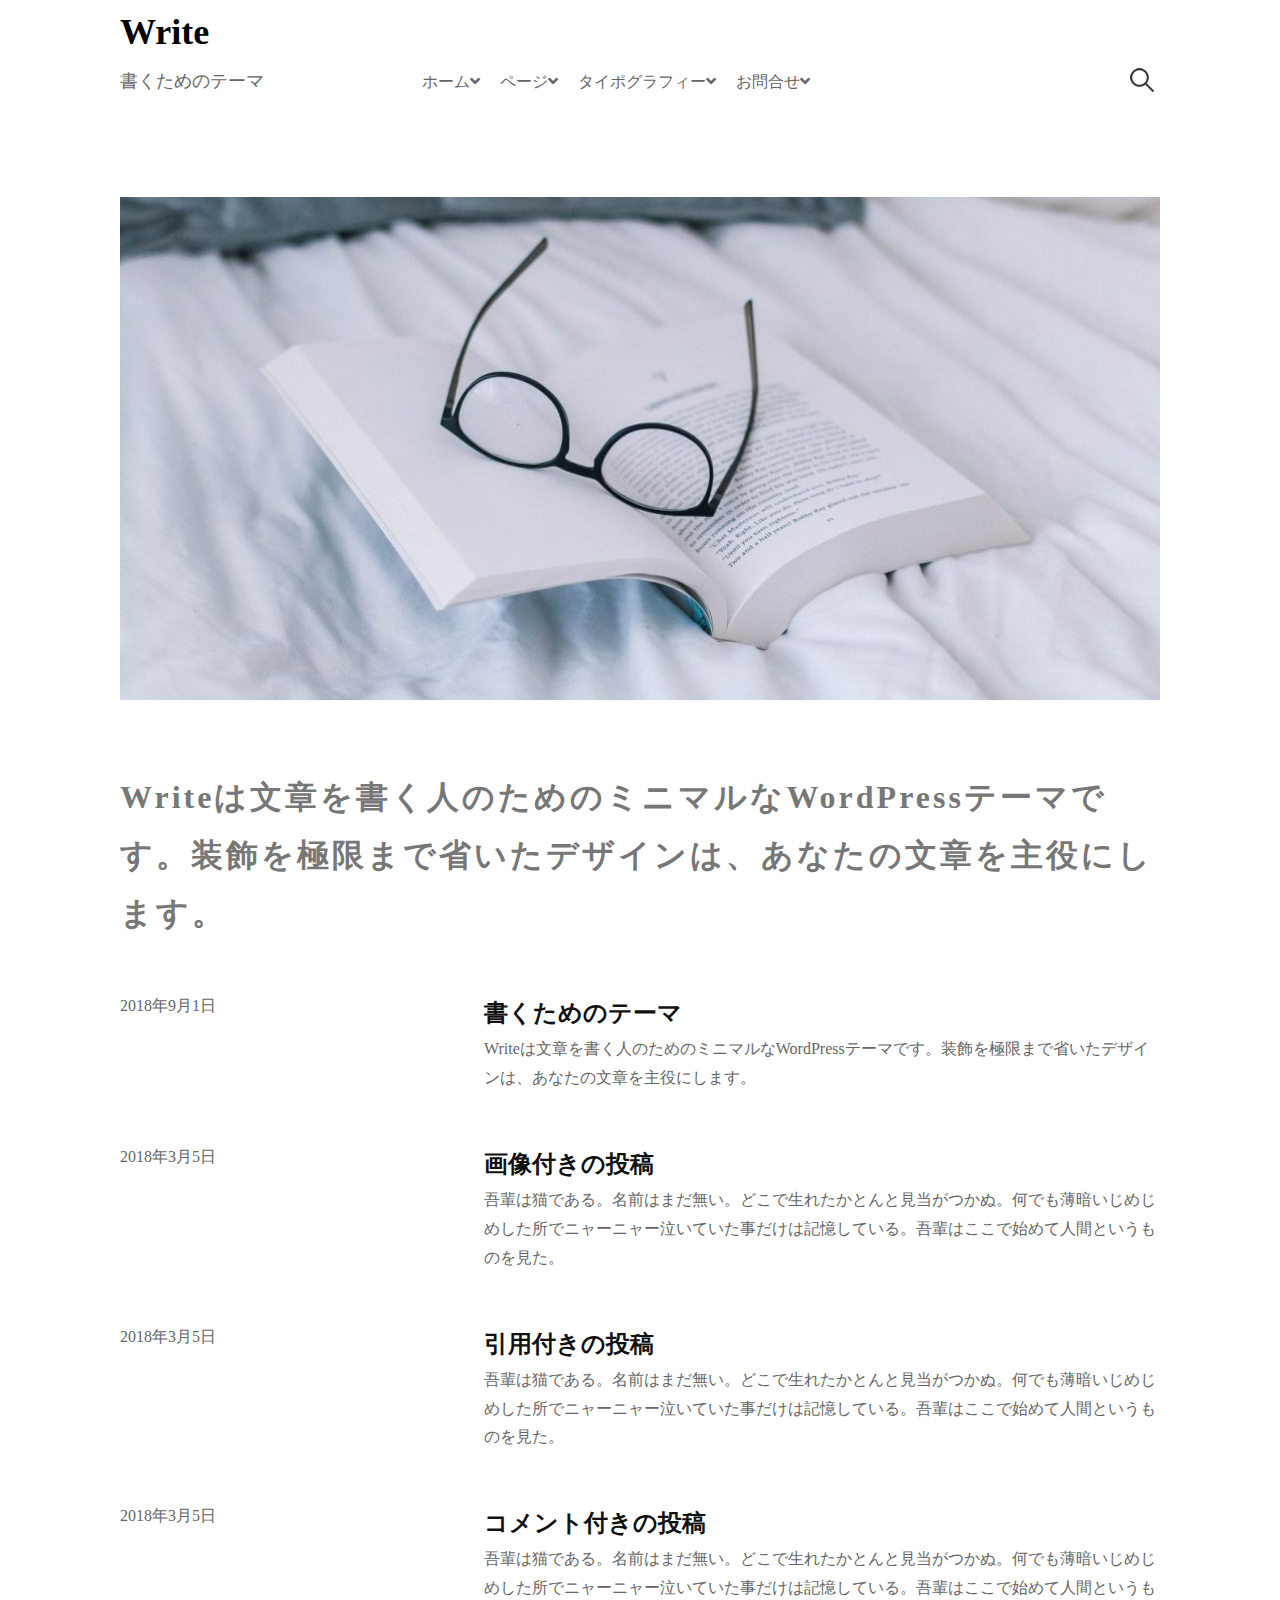
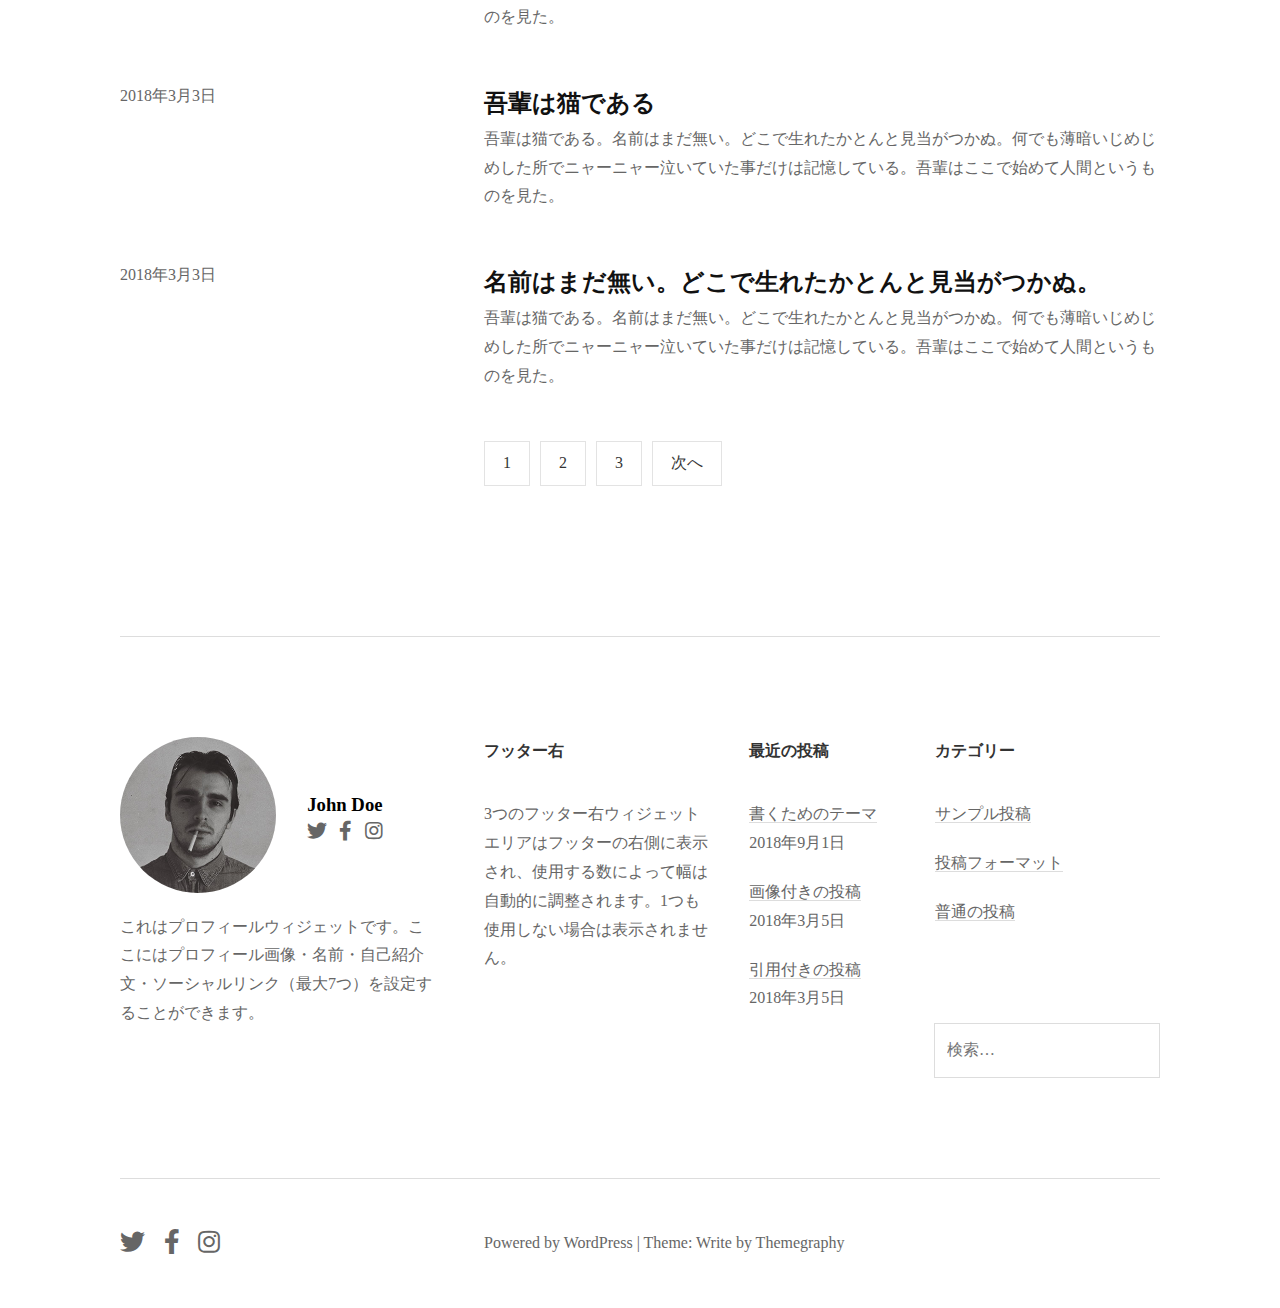
<file: index.html>
<!DOCTYPE html>

<head>
    <meta charset="utf-8">
    <meta name="viewport" content="width=device-width, initial-scale=1" />
    <title>Write</title>
    <link rel="stylesheet" href="Write_stylesheet.css">
    <link rel="stylesheet" href="Write_responsive.css">
    <link href="https://use.fontawesome.com/releases/v5.15.1/css/all.css" rel="stylesheet">
</head>

<body>
    <input type="checkbox" id="checkbox" class="checkbox">
    <label for="checkbox" class="burger-icon">
        <apan class="fas fa-bars"></apan>
    </label>
    <div class="burger-menu ">
        <label for="checkbox" class="close"><span class="fas fa-times"></span></label>
        <ul class="nav-list_burger">
            <li class="nav-item_burger"><a href="#">ホーム</a>
                <ul class="page-list_burger">
                    <li class="page-item_burger"><a href="#">→カスタマイズ</a></li>
                </ul>
            </li>
            <li class="nav-item_burger"><a href="#">ページ</a>
                <ul class="page-list_burger">
                    <li class="page-item_burger"><a href="#">アイキャッチ画像無しのページ</a></li>
                    <li class="page-item_burger"><a href="#">ページ (全幅テンプレート)</a></li>
                </ul>
            </li>
            <li class="nav-item_burger"><a href="#">タイポグラフィー</a></li>
            <li class="nav-item_burger"><a href="#">お問合せ</a></li>
        </ul>
    </div>
    <header class="wrapper">
        <div class="header-logo">
            <a href="#" class="page-title_header">Write</a>
            <p class="subtitle_header">書くためのテーマ</p>
        </div>
        <nav class="header-nav right">
            <ul class="nav-list">
                <li class="nav-item"><a href="#">
                        ホーム<span class="fas fa-angle-down"></span></a>
                    <ul class="page-list">
                        <li class="page-item"><a href="#">→カスタマイズ</a></li>
                    </ul>
                </li>
                <li class="nav-item"><a href="#">
                        ページ<span class="fas fa-angle-down"></span></a>
                    <ul class="page-list">
                        <li class="page-item"><a href="#">アイキャッチ画像無しのページ</a></li>
                        <li class="page-item"><a href="#">ページ (全幅テンプレート)</a></li>
                    </ul>
                </li>
                <li class="nav-item"><a href="#">
                        タイポグラフィー<span class="fas fa-angle-down"></span></a></li>
                <li class="nav-item item-last"><a href="#">
                        お問合せ<span class="fas fa-angle-down"></span></a></li>
                <li class="item-search"><input type="search" class="search" placeholder="検索…"></li>
            </ul>
        </nav>
    </header>
    <section class="top wrapper">
        <img class="top-img" src="cropped-nicole-honeywill-730102-unsplash.jpg">
        <h1 class="top-catch">Writeは文章を書く人のためのミニマルなWordPressテーマです。装飾を極限まで省いたデザインは、あなたの文章を主役にします。</h1>
    </section>
    <section class="content wrapper">
        <div class="chapter">
            <time datetime="2018-09-01T20:00:00">2018年9月1日</time>
            <div class="chapter-right">
                <h2 cass="chapter-title">書くためのテーマ</h2>
                <p class="chapter-text">Writeは文章を書く人のためのミニマルなWordPressテーマです。装飾を極限まで省いたデザインは、あなたの文章を主役にします。</p>
            </div>
        </div>
        <div class="chapter">
            <time datetime="2018-03-05T20:00:00">2018年3月5日</time>
            <div class="chapter-right">
                <h2 cass="chapter-title">画像付きの投稿</h2>
                <p class="chapter-text">
                    吾輩は猫である。名前はまだ無い。どこで生れたかとんと見当がつかぬ。何でも薄暗いじめじめした所でニャーニャー泣いていた事だけは記憶している。吾輩はここで始めて人間というものを見た。</p>
            </div>
        </div>
        <div class="chapter">
            <time datetime="2018-03-05T21:00:00">2018年3月5日</time>
            <div class="chapter-right">
                <h2 cass="chapter-title">引用付きの投稿</h2>
                <p class="chapter-text">
                    吾輩は猫である。名前はまだ無い。どこで生れたかとんと見当がつかぬ。何でも薄暗いじめじめした所でニャーニャー泣いていた事だけは記憶している。吾輩はここで始めて人間というものを見た。</p>
            </div>
        </div>
        <div class="chapter">
            <time datetime="2018-03-05T21:00:00">2018年3月5日</time>
            <div class="chapter-right">
                <h2 cass="chapter-title">コメント付きの投稿</h2>
                <p class="chapter-text">
                    吾輩は猫である。名前はまだ無い。どこで生れたかとんと見当がつかぬ。何でも薄暗いじめじめした所でニャーニャー泣いていた事だけは記憶している。吾輩はここで始めて人間というものを見た。</p>
            </div>
        </div>
        <div class="chapter">
            <time datetime="2018-03-03T21:00:00">2018年3月3日</time>
            <div class="chapter-right">
                <h2 cass="chapter-title">吾輩は猫である</h2>
                <p class="chapter-text">
                    吾輩は猫である。名前はまだ無い。どこで生れたかとんと見当がつかぬ。何でも薄暗いじめじめした所でニャーニャー泣いていた事だけは記憶している。吾輩はここで始めて人間というものを見た。</p>
            </div>
        </div>
        <div class="chapter">
            <time datetime="2018-03-03T21:00:00">2018年3月3日</time>
            <div class="chapter-right">
                <h2 cass="chapter-title">名前はまだ無い。どこで生れたかとんと見当がつかぬ。</h2>
                <p class="chapter-text">
                    吾輩は猫である。名前はまだ無い。どこで生れたかとんと見当がつかぬ。何でも薄暗いじめじめした所でニャーニャー泣いていた事だけは記憶している。吾輩はここで始めて人間というものを見た。</p>
            </div>
        </div>
        <div class="pagenumber">
            <div class="dummy">
            </div>
            <ul class="number-list">
                <li class="number-item"><a href="#">1</a></li>
                <li class="number-item"><a href="#">2</a></li>
                <li class="number-item"><a href="#">3</a></li>
                <li class="number-item"><a href="#">次へ</a></li>
            </ul>
        </div>
        <footer>
            <div class="footer-above">
                <div class="profile">
                    <div class="profile-above">
                        <img class="profile-img" src="profile-m.png">
                        <div class="name">
                            <h3>John Doe</h3>
                            <ul class="sns-list">
                                <li class="fab fa-twitter"></li>
                                <li class="fab fa-facebook-f"></li>
                                <li class="fab fa-instagram"></li>
                            </ul>
                        </div>
                    </div>
                    <p class="profile-text">これはプロフィールウィジェットです。ここにはプロフィール画像・名前・自己紹介文・ソーシャルリンク（最大7つ）を設定することができます。</p>
                </div>
                <div class="footer-right">
                    <div class="footer-content">
                        <h4>フッター右</h4>
                        <p>3つのフッター右ウィジェットエリアはフッターの右側に表示され、使用する数によって幅は自動的に調整されます。1つも使用しない場合は表示されません。</p>
                    </div>
                    <div class="footer-content center-content_footer">
                        <h4>最近の投稿</h4>
                        <ul>
                            <li>
                                <a href="#">書くためのテーマ</a>
                                <time datetime="2018-09-01T20:00:00">2018年9月1日</time>
                            </li>
                            <li>
                                <a href="#">画像付きの投稿</a>
                                <time datetime="2018-03-05T20:00:00">2018年3月5日</time>
                            </li>
                            <li>
                                <a href="#">引用付きの投稿</a>
                                <time datetime="2018-03-05T20:00:00">2018年3月5日</time>
                            </li>
                        </ul>
                    </div>
                    <div class="footer-content">
                        <h4>カテゴリー</h4>
                        <ul>
                            <li><a href="#">サンプル投稿</a></li>
                            <li><a href="#">投稿フォーマット</a></li>
                            <li><a href="#">普通の投稿</a></li>
                        </ul>
                    </div>
                </div>
                <input type="search" placeholder="検索…">
            </div>
            <div class="footer-bottom">
                <ul class="sns-list">
                    <li class="fab fa-twitter"></li>
                    <li class="fab fa-facebook-f"></li>
                    <li class="fab fa-instagram"></li>
                </ul>
                <p>Powered by WordPress | Theme: Write by Themegraphy</p>
            </div>
        </footer>
    </section>
</body>

</html>
</file>
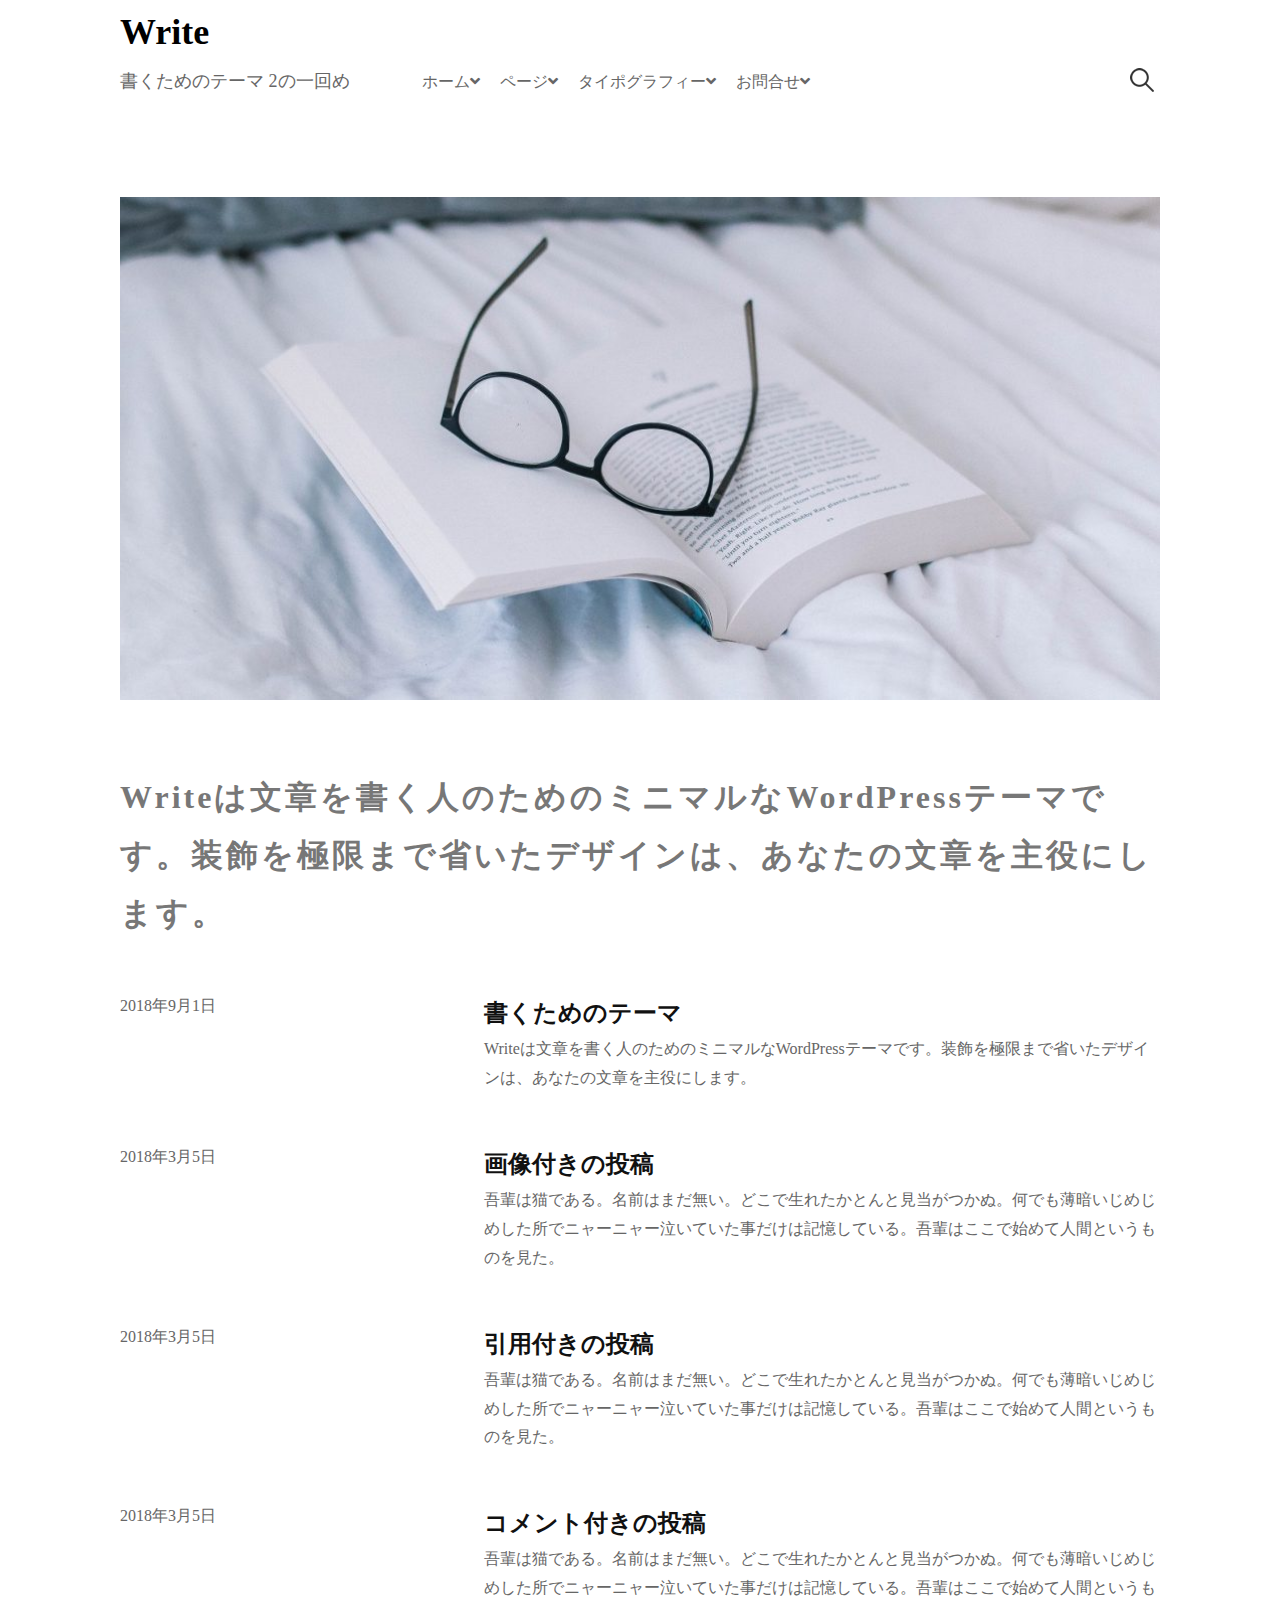
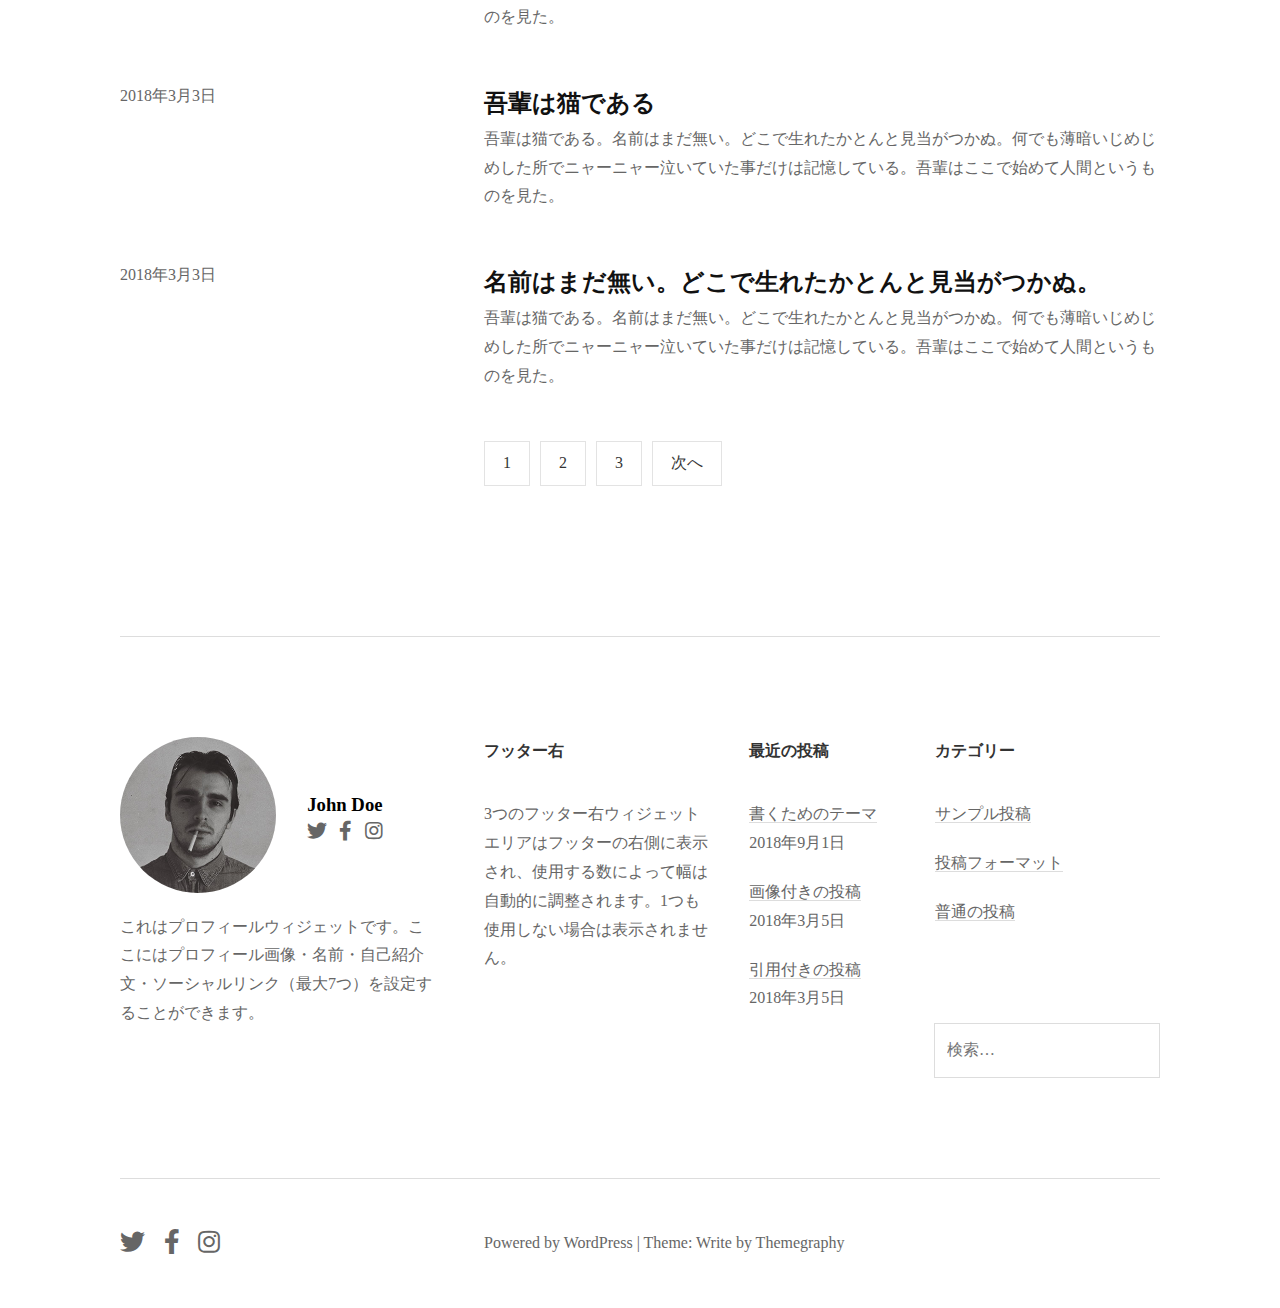
<file: Write.html>
<!DOCTYPE html>

<head>
    <meta charset="utf-8">
    <meta name="viewport" content="width=device-width, initial-scale=1" />
    <title>Write</title>
    <link rel="stylesheet" href="Write_stylesheet.css">
    <link rel="stylesheet" href="Write_responsive.css">
    <link href="https://use.fontawesome.com/releases/v5.15.1/css/all.css" rel="stylesheet">
</head>

<body>
    <input type="checkbox" id="checkbox" class="checkbox">
    <label for="checkbox" class="burger-icon">
        <apan class="fas fa-bars"></apan>
    </label>
    <div class="burger-menu ">
        <label for="checkbox" class="close"><span class="fas fa-times"></span></label>
        <ul class="nav-list_burger">
            <li class="nav-item_burger"><a href="#">ホーム</a>
                <ul class="page-list_burger">
                    <li class="page-item_burger"><a href="#">→カスタマイズ</a></li>
                </ul>
            </li>
            <li class="nav-item_burger"><a href="#">ページ</a>
                <ul class="page-list_burger">
                    <li class="page-item_burger"><a href="#">アイキャッチ画像無しのページ</a></li>
                    <li class="page-item_burger"><a href="#">ページ (全幅テンプレート)</a></li>
                </ul>
            </li>
            <li class="nav-item_burger"><a href="#">タイポグラフィー</a></li>
            <li class="nav-item_burger"><a href="#">お問合せ</a></li>
        </ul>
    </div>
    <header class="wrapper">
        <div class="header-logo">
            <a href="#" class="page-title_header">Write</a>
            <p class="subtitle_header">書くためのテーマ 2の一回め</p>
        </div>
        <nav　class="header-nav right">
            <ul class="nav-list">
                <li class="nav-item"><a href="#">
                        ホーム<span class="fas fa-angle-down"></span></a>
                    <ul class="page-list">
                        <li class="page-item"><a href="#">→カスタマイズ</a></li>
                    </ul>
                </li>
                <li class="nav-item"><a href="#">
                        ページ<span class="fas fa-angle-down"></span></a>
                    <ul class="page-list">
                        <li class="page-item"><a href="#">アイキャッチ画像無しのページ</a></li>
                        <li class="page-item"><a href="#">ページ (全幅テンプレート)</a></li>
                    </ul>
                </li>
                <li class="nav-item"><a href="#">
                        タイポグラフィー<span class="fas fa-angle-down"></span></a></li>
                <li class="nav-item item-last"><a href="#">
                        お問合せ<span class="fas fa-angle-down"></span></a></li>
                <li class="item-search"><input type="search" class="search" placeholder="検索…"></li>
            </ul>
        </nav>
    </header>
    <section class="top wrapper">
        <img class="top-img" src="cropped-nicole-honeywill-730102-unsplash.jpg">
        <h1 class="top-catch">Writeは文章を書く人のためのミニマルなWordPressテーマです。装飾を極限まで省いたデザインは、あなたの文章を主役にします。</h1>
    </section>
    <section class="content wrapper">
        <div class="chapter">
            <time datetime="2018-09-01T20:00:00">2018年9月1日</time>
            <div class="chapter-right">
                <h2 cass="chapter-title">書くためのテーマ</h2>
                <p class="chapter-text">Writeは文章を書く人のためのミニマルなWordPressテーマです。装飾を極限まで省いたデザインは、あなたの文章を主役にします。</p>
            </div>
        </div>
        <div class="chapter">
            <time datetime="2018-03-05T20:00:00">2018年3月5日</time>
            <div class="chapter-right">
                <h2 cass="chapter-title">画像付きの投稿</h2>
                <p class="chapter-text">
                    吾輩は猫である。名前はまだ無い。どこで生れたかとんと見当がつかぬ。何でも薄暗いじめじめした所でニャーニャー泣いていた事だけは記憶している。吾輩はここで始めて人間というものを見た。</p>
            </div>
        </div>
        <div class="chapter">
            <time datetime="2018-03-05T21:00:00">2018年3月5日</time>
            <div class="chapter-right">
                <h2 cass="chapter-title">引用付きの投稿</h2>
                <p class="chapter-text">
                    吾輩は猫である。名前はまだ無い。どこで生れたかとんと見当がつかぬ。何でも薄暗いじめじめした所でニャーニャー泣いていた事だけは記憶している。吾輩はここで始めて人間というものを見た。</p>
            </div>
        </div>
        <div class="chapter">
            <time datetime="2018-03-05T21:00:00">2018年3月5日</time>
            <div class="chapter-right">
                <h2 cass="chapter-title">コメント付きの投稿</h2>
                <p class="chapter-text">
                    吾輩は猫である。名前はまだ無い。どこで生れたかとんと見当がつかぬ。何でも薄暗いじめじめした所でニャーニャー泣いていた事だけは記憶している。吾輩はここで始めて人間というものを見た。</p>
            </div>
        </div>
        <div class="chapter">
            <time datetime="2018-03-03T21:00:00">2018年3月3日</time>
            <div class="chapter-right">
                <h2 cass="chapter-title">吾輩は猫である</h2>
                <p class="chapter-text">
                    吾輩は猫である。名前はまだ無い。どこで生れたかとんと見当がつかぬ。何でも薄暗いじめじめした所でニャーニャー泣いていた事だけは記憶している。吾輩はここで始めて人間というものを見た。</p>
            </div>
        </div>
        <div class="chapter">
            <time datetime="2018-03-03T21:00:00">2018年3月3日</time>
            <div class="chapter-right">
                <h2 cass="chapter-title">名前はまだ無い。どこで生れたかとんと見当がつかぬ。</h2>
                <p class="chapter-text">
                    吾輩は猫である。名前はまだ無い。どこで生れたかとんと見当がつかぬ。何でも薄暗いじめじめした所でニャーニャー泣いていた事だけは記憶している。吾輩はここで始めて人間というものを見た。</p>
            </div>
        </div>
        <div class="pagenumber">
            <div class="dummy">
            </div>
            <ul class="number-list">
                <li class="number-item"><a href="#">1</a></li>
                <li class="number-item"><a href="#">2</a></li>
                <li class="number-item"><a href="#">3</a></li>
                <li class="number-item"><a href="#">次へ</a></li>
            </ul>
        </div>
        <footer>
            <div class="footer-above">
                <div class="profile">
                    <div class="profile-above">
                        <img class="profile-img" src="profile-m.png">
                        <div class="name">
                            <h3>John Doe</h3>
                            <ul class="sns-list">
                                <li class="fab fa-twitter"></li>
                                <li class="fab fa-facebook-f"></li>
                                <li class="fab fa-instagram"></li>
                            </ul>
                        </div>
                    </div>
                    <p class="profile-text">これはプロフィールウィジェットです。ここにはプロフィール画像・名前・自己紹介文・ソーシャルリンク（最大7つ）を設定することができます。</p>
                </div>
                <div class="footer-right">
                    <div class="footer-content">
                        <h4>フッター右</h4>
                        <p>3つのフッター右ウィジェットエリアはフッターの右側に表示され、使用する数によって幅は自動的に調整されます。1つも使用しない場合は表示されません。</p>
                    </div>
                    <div class="footer-content center-content_footer">
                        <h4>最近の投稿</h4>
                        <ul>
                            <li>
                                <a href="#">書くためのテーマ</a>
                                <time datetime="2018-09-01T20:00:00">2018年9月1日</time>
                            </li>
                            <li>
                                <a href="#">画像付きの投稿</a>
                                <time datetime="2018-03-05T20:00:00">2018年3月5日</time>
                            </li>
                            <li>
                                <a href="#">引用付きの投稿</a>
                                <time datetime="2018-03-05T20:00:00">2018年3月5日</time>
                            </li>
                        </ul>
                    </div>
                    <div class="footer-content">
                        <h4>カテゴリー</h4>
                        <ul>
                            <li><a href="#">サンプル投稿</a></li>
                            <li><a href="#">投稿フォーマット</a></li>
                            <li><a href="#">普通の投稿</a></li>
                        </ul>
                    </div>
                </div>
                <input type="search" placeholder="検索…">
            </div>
            <div class="footer-bottom">
                <ul class="sns-list">
                    <li class="fab fa-twitter"></li>
                    <li class="fab fa-facebook-f"></li>
                    <li class="fab fa-instagram"></li>
                </ul>
                <p>Powered by WordPress | Theme: Write by Themegraphy</p>
            </div>
        </footer>
    </section>
</body>

</html>
</file>
<file: Write_stylesheet.css>
/* CSSのリセット（消さないでください） */
/*!
 * ress.css • v4.0.0
 * MIT License
 * github.com/filipelinhares/ress
 */

/* # =================================================================
   # Global selectors
   # ================================================================= */

html {
  box-sizing: border-box;
  -webkit-text-size-adjust: 100%;
  /* Prevent adjustments of font size after orientation changes in iOS */
  word-break: normal;
  -moz-tab-size: 4;
  tab-size: 4;
}

*,
::before,
::after {
  background-repeat: no-repeat;
  /* Set `background-repeat: no-repeat` to all elements and pseudo elements */
  box-sizing: inherit;
}

::before,
::after {
  text-decoration: inherit;
  /* Inherit text-decoration and vertical align to ::before and ::after pseudo elements */
  vertical-align: inherit;
}

* {
  padding: 0;
  /* Reset `padding` and `margin` of all elements */
  margin: 0;
}

/* # =================================================================
     # General elements
     # ================================================================= */

hr {
  overflow: visible;
  /* Show the overflow in Edge and IE */
  height: 0;
  /* Add the correct box sizing in Firefox */
  color: inherit;
  /* Correct border color in Firefox. */
}

details,
main {
  display: block;
  /* Render the `main` element consistently in IE. */
}

summary {
  display: list-item;
  /* Add the correct display in all browsers */
}

small {
  font-size: 80%;
  /* Set font-size to 80% in `small` elements */
}

[hidden] {
  display: none;
  /* Add the correct display in IE */
}

abbr[title] {
  border-bottom: none;
  /* Remove the bottom border in Chrome 57 */
  /* Add the correct text decoration in Chrome, Edge, IE, Opera, and Safari */
  text-decoration: underline;
  text-decoration: underline dotted;
}

a {
  background-color: transparent;
  /* Remove the gray background on active links in IE 10 */
}

a:active,
a:hover {
  outline-width: 0;
  /* Remove the outline when hovering in all browsers */
}

code,
kbd,
pre,
samp {
  font-family: monospace, monospace;
  /* Specify the font family of code elements */
}

pre {
  font-size: 1em;
  /* Correct the odd `em` font sizing in all browsers */
}

b,
strong {
  font-weight: bolder;
  /* Add the correct font weight in Chrome, Edge, and Safari */
}

/* https://gist.github.com/unruthless/413930 */
sub,
sup {
  font-size: 75%;
  line-height: 0;
  position: relative;
  vertical-align: baseline;
}

sub {
  bottom: -0.25em;
}

sup {
  top: -0.5em;
}

table {
  border-color: inherit;
  /* Correct border color in all Chrome, Edge, and Safari. */
  text-indent: 0;
  /* Remove text indentation in Chrome, Edge, and Safari */
}

/* # =================================================================
     # Forms
     # ================================================================= */

input {
  border-radius: 0;
}

/* Replace pointer cursor in disabled elements */
[disabled] {
  cursor: default;
}

[type='number']::-webkit-inner-spin-button,
[type='number']::-webkit-outer-spin-button {
  height: auto;
  /* Correct the cursor style of increment and decrement buttons in Chrome */
}

[type='search'] {
  -webkit-appearance: textfield;
  /* Correct the odd appearance in Chrome and Safari */
  outline-offset: -2px;
  /* Correct the outline style in Safari */
}

[type='search']::-webkit-search-decoration {
  -webkit-appearance: none;
  /* Remove the inner padding in Chrome and Safari on macOS */
}

textarea {
  overflow: auto;
  /* Internet Explorer 11+ */
  resize: vertical;
  /* Specify textarea resizability */
}

button,
input,
optgroup,
select,
textarea {
  font: inherit;
  /* Specify font inheritance of form elements */
}

optgroup {
  font-weight: bold;
  /* Restore the font weight unset by the previous rule */
}

button {
  overflow: visible;
  /* Address `overflow` set to `hidden` in IE 8/9/10/11 */
}

button,
select {
  text-transform: none;
  /* Firefox 40+, Internet Explorer 11- */
}

/* Apply cursor pointer to button elements */
button,
[type='button'],
[type='reset'],
[type='submit'],
[role='button'] {
  cursor: pointer;
  color: inherit;
}

/* Remove inner padding and border in Firefox 4+ */
button::-moz-focus-inner,
[type='button']::-moz-focus-inner,
[type='reset']::-moz-focus-inner,
[type='submit']::-moz-focus-inner {
  border-style: none;
  padding: 0;
}

/* Replace focus style removed in the border reset above */
button:-moz-focusring,
[type='button']::-moz-focus-inner,
[type='reset']::-moz-focus-inner,
[type='submit']::-moz-focus-inner {
  outline: 1px dotted ButtonText;
}

button,
html [type='button'],
/* Prevent a WebKit bug where (2) destroys native `audio` and `video`controls in Android 4 */
[type='reset'],
[type='submit'] {
  -webkit-appearance: button;
  /* Correct the inability to style clickable types in iOS */
}

/* Remove the default button styling in all browsers */
button,
input,
select,
textarea {
  background-color: transparent;
  border-style: none;
}

a:focus,
button:focus,
input:focus,
select:focus,
textarea:focus {
  outline-width: 0;
}

/* Style select like a standard input */
select {
  -moz-appearance: none;
  /* Firefox 36+ */
  -webkit-appearance: none;
  /* Chrome 41+ */
}

select::-ms-expand {
  display: none;
  /* Internet Explorer 11+ */
}

select::-ms-value {
  color: currentColor;
  /* Internet Explorer 11+ */
}

legend {
  border: 0;
  /* Correct `color` not being inherited in IE 8/9/10/11 */
  color: inherit;
  /* Correct the color inheritance from `fieldset` elements in IE */
  display: table;
  /* Correct the text wrapping in Edge and IE */
  max-width: 100%;
  /* Correct the text wrapping in Edge and IE */
  white-space: normal;
  /* Correct the text wrapping in Edge and IE */
  max-width: 100%;
  /* Correct the text wrapping in Edge 18- and IE */
}

::-webkit-file-upload-button {
  /* Correct the inability to style clickable types in iOS and Safari */
  -webkit-appearance: button;
  color: inherit;
  font: inherit;
  /* Change font properties to `inherit` in Chrome and Safari */
}

/* # =================================================================
     # Specify media element style
     # ================================================================= */

img {
  border-style: none;
  /* Remove border when inside `a` element in IE 8/9/10 */
}

/* Add the correct vertical alignment in Chrome, Firefox, and Opera */
progress {
  vertical-align: baseline;
}

/* # =================================================================
     # Accessibility
     # ================================================================= */

/* Specify the progress cursor of updating elements */
[aria-busy='true'] {
  cursor: progress;
}

/* Specify the pointer cursor of trigger elements */
[aria-controls] {
  cursor: pointer;
}

/* Specify the unstyled cursor of disabled, not-editable, or otherwise inoperable elements */
[aria-disabled='true'] {
  cursor: default;
}

/* ここから書いていく*/
.clear {
  clear: both;
}


li {
  list-style: none;
}

a {
  text-decoration: none;
  color: #000
}

body {
  font-family: Georgia, 游明朝, YuMincho, "Hiragino Mincho ProN", Meiryo, serif;
  line-height: 1.8;
  color: #666;
}

.wrapper {
  max-width: 1100px;
  margin: 0 auto;
  padding: 0 30px;


}

header {
  position: relative;
  display: flex;
  flex-wrap: wrap;
  flex-direction: row;
  justify-content: space-between;
  align-items: flex-end;
}

.page-title_header {
  font-size: 36px;
  font-weight: 700;
}

.subtitle_header {
  font-size: 18px;
}

li a:hover {
  color: #c49029;
}


.nav-list {
  display: inline-block;
  display: flex;
  flex-direction: row;
  position: relative;
}

.nav-item {
  margin-right: 20px;
}

.nav-item a {
  color: #666;
}

.page-list {
  background-color: transparent;
  box-shadow: 0 1px 3px #ddd;
  position: absolute;
}

.page-item {
  border-top: solid 1px #e6e6e6;
  padding: 16px;
  background-color: white;
  display: none;
}

.nav-item:hover .page-item {
  display: block;

}

.search {
  width: 30px;
  background-image: url(search-icon.png);
  padding-left: 30px;
  transition: all 0.8s;
  background-color: white;
}

.item-search {
  position: absolute;
  right: 0;
}

.search:focus {
  width: 400px;
  transition: all 0.8s;
}

.item-last {
  margin-right: 350px;
}

.top {
  margin-top: 100px;
}

.top-img {
  width: 100%;
}

.top-catch {
  margin-top: 60px;
  color: #777;
  letter-spacing: 3px;
}

.chapter {
  display: flex;
  flex-wrap: wrap;
  flex-direction: row;
  justify-content: space-between;
  margin-top: 50px;
}

.chapter-right {
  width: 65%;
  color: #111111;
}

.chapter-text {
  color: #666;
}

.pagenumber {
  display: flex;
  flex-direction: row;
  justify-content: space-between;
}

.number-list {
  margin: 50px 0;
  width: 65%;
  display: flex;
  flex-direction: row;
}

.number-item {
  padding: 7px 18px;
  border: solid 1px #ddd;
  margin-right: 10px;
  opacity: 0.8;
}

.number-item:hover {
  opacity: 1;
}

.profile {
  width: 30%;
}

.profile-above {
  display: flex;
  flex-direction: row;
  align-items: center;
}

.name {
  margin-left: 10%;
}

.profile-img {
  border-radius: 50%;
  width: 50%;
}

.sns-list {
  display: flex;
  justify-content: space-between;
}

.fab {
  font-size: 20px;
}

.profile-text {
  margin-top: 20px;
}

.footer-above {
  position: relative;
  margin-top: 100px;
  border-top: solid 1px #ddd;
  padding-top: 100px;
  display: flex;
  flex-direction: row;
  justify-content: space-between;
  padding-bottom: 45px;
}

.name h3 {
  color: black;
}

.footer-right {
  width: 65%;
  display: flex;
  flex-direction: row;
  justify-content: space-between;
}

.footer-content {
  width: 33.33%;
}

.footer-content h4 {
  margin-bottom: 35px;
  color: #333333;
  font-weight: bold;
}

.footer-content time {
  display: block;
  margin-bottom: 20px;
}

.footer-content a {
  border-bottom: solid 1px #ddd;
  height: 26px;
  margin-bottom: 60px;
  color: #666;
}

.footer-content li {
  margin-bottom: 20px;
}

.center-content_footer {
  padding: 0 40px;
}

footer input {
  border: solid 1px #ddd;
  position: absolute;
  right: 0;
  bottom: 0;
  padding: 12px;
}

.footer-bottom {
  margin-top: 100px;
  border-top: solid 1px #ddd;
  padding: 50px 0;
  display: flex;
  flex-direction: row;
  justify-content: space-between;
}

.footer-bottom p {
  width: 65%;
}

.footer-bottom ul {
  width: 100px;
}

.footer-bottom li {
  font-size: 25px;
}

.burger-menu {
  display: none;
  width: 100%;
  margin: 0 auto;
  text-align: center;
  position: fixed;
  z-index: 10;
  background-color: rgba(255, 255, 255, 0.9);
  height: 100%;
}

.nav-list_burger {
  margin-top: 50px;
}

.burger-menu li {
  margin-bottom: 50px;
}

.nav-item_burger {
  font-size: 22px;
}

.page-item_burger {
  font-size: 18px;
  opacity: 0.9;
}

.close {
  position: absolute;
  right: 10%;
  top: 10px;
  font-size: 30px;
}

.burger-icon {
  display: none;
  position: absolute;
  right: 10%;
  top: 10px;
  font-size: 30px;
  position: fixed;
  z-index: 9;
}

.checkbox {
  display: none;
}

.checkbox:checked~.burger-menu {
  display: block;
}

.checkbox:checked~.burger-icon {
  position: absolute;
  top: -100px;
}
</file>
<file: Write_responsive.css>
@media(max-width:1000px){
    .wrapper{
        width: 85%;
        padding: 0;
    }
    header{
        display: block;
    }
    .header-logo{
        margin-bottom: 20px;
    }
    .item-search{
        position: absolute;
        right: 0;
    }
    .item-last{
        margin: 0;
    }
    .chapter{
        display: block;
    }
    .chapter-right{
        width: 100%;
        margin-bottom: 100px;
    }
    .pagenumber{
        display: block;
    }
    .footer-above{
        display: block;
    }
    .profile{
        width:100%;
        margin-bottom: 100px;
    }
    .profile-above{
        width:40%;
    }
    .footer-right{
        width:100%;
        display:flex;
        flex-direction:column;
      }
    .footer-content{
        width:100%;
        margin-bottom: 100px;
      }
      .center-content_footer{
          padding: 0;
      }
      footer input{
        position: absolute;
        left:0;
        bottom:0;
        padding:12px;
      }
      .footer-bottom{
          display: block;
      }
      .footer-bottom p{
          margin-top: 30px;
      }
}

@media(max-width:800px){
    .burger-icon{
        display: block;
    }
    .nav-list{
        display: none;
    }


}
</file>
